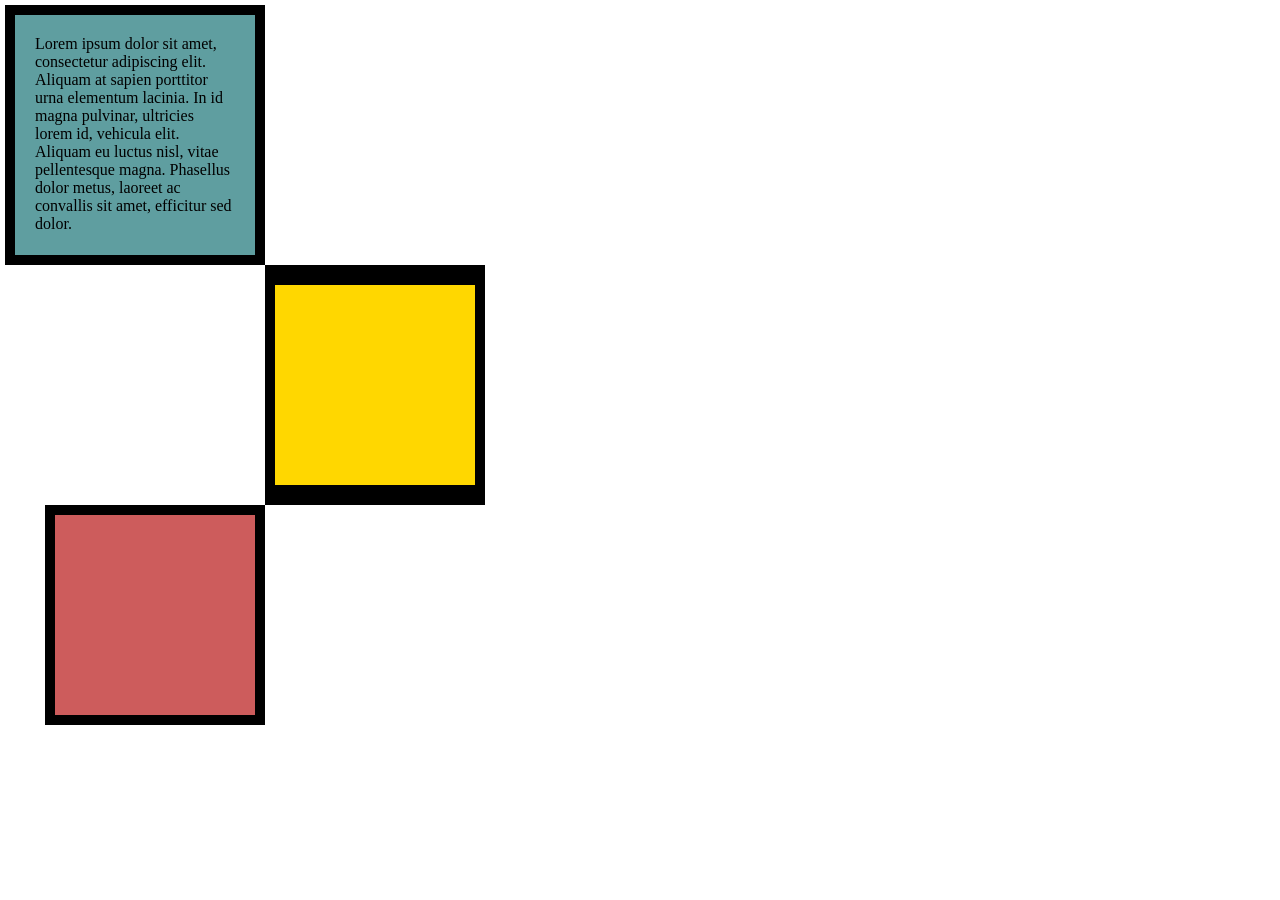
<file: CSS Acitivity II/index.html>
<!DOCTYPE html>
<html lang="en">

<head>
  <meta charset="UTF-8">
  <title>CSS Box Model</title>
  <style>
    body {
  margin: 5px;
}

div {
  width: 200px;
  height: 200px;
}

p {
  margin: 0;
}

.box1 {
  background-color: cadetblue;
  padding: 20px;
  border: 10px solid black;
}

.box2 {
  background-color: gold;
  border-style: solid;
  border-color: black;
  border-width: 20px 10px;   
  margin-left: 260px;
}

.box3 {
  background-color: indianred;
  border: 10px solid black;
  margin-left: 40px;
}

</style>
</head>

<body>


<div class="box1">
  <p>Lorem ipsum dolor sit amet, consectetur adipiscing elit. Aliquam at sapien porttitor urna elementum lacinia. In
     id magna pulvinar, ultricies lorem id, vehicula elit. Aliquam eu luctus nisl, vitae pellentesque magna. Phasellus
     dolor metus, laoreet ac convallis sit amet, efficitur sed dolor.</p>
</div>
<div class="box2"></div>
<div class="box3"></div>  <!-- TODOs:

</body>

</html>
</file>
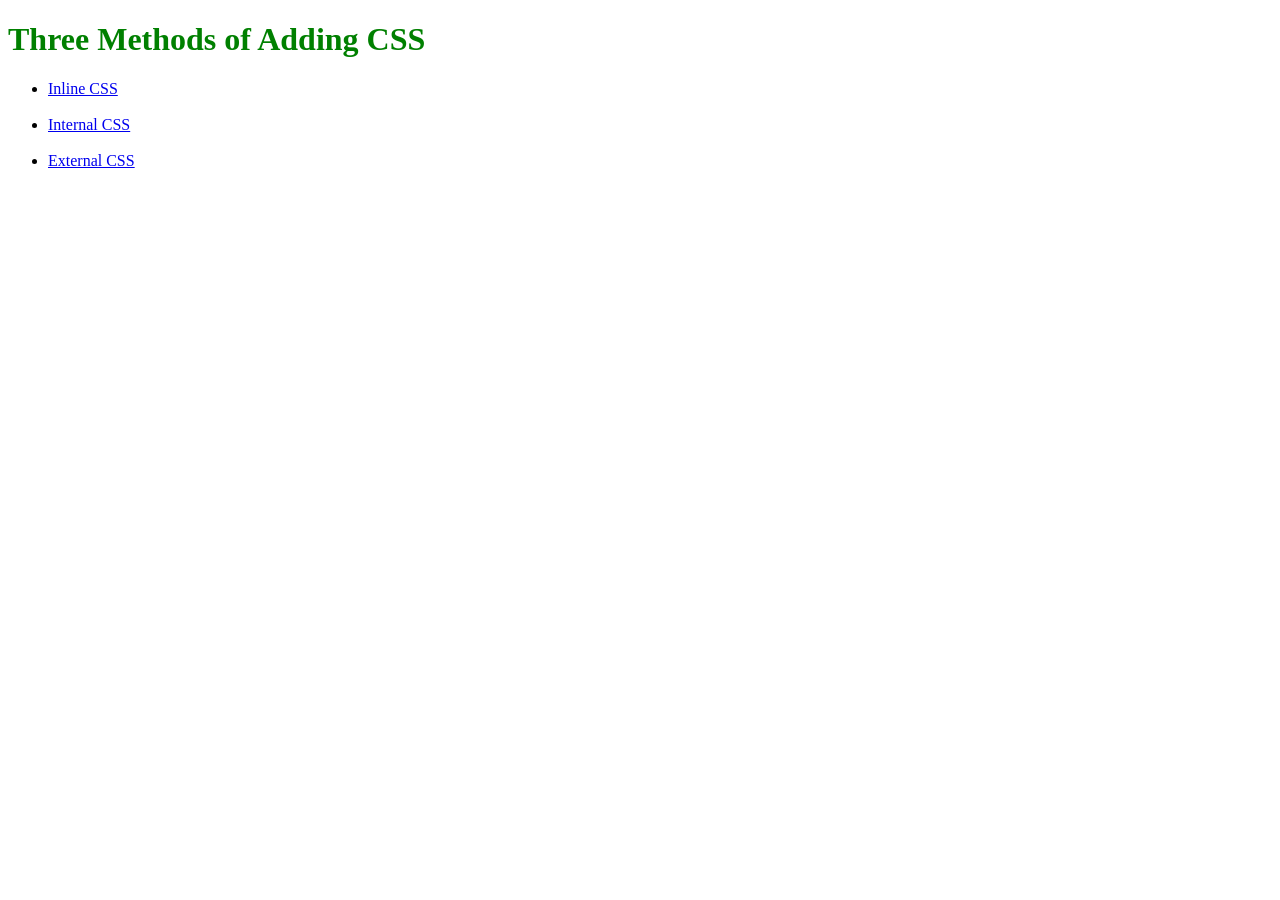
<file: css-activity1/index.html>
<!DOCTYPE html>
<html lang="en">

<head>
  <meta charset="UTF-8">
  <title>Adding CSS</title>
  <link rel="stylesheet" href="style.css">
</head>

<body>
  <h1 class ="heading">Three Methods of Adding CSS</h1>
  <!-- Create 3 Links to The 3 Webpages: inline, internal and external -->
   <ul>
    <li><a href="inline.html">Inline CSS</a></li><br>
    <li><a href="internal>html">Internal CSS</a></li><br>
    <li><a href="external.html">External CSS</a></li>
   </ul>
</body>

</html>
</file>
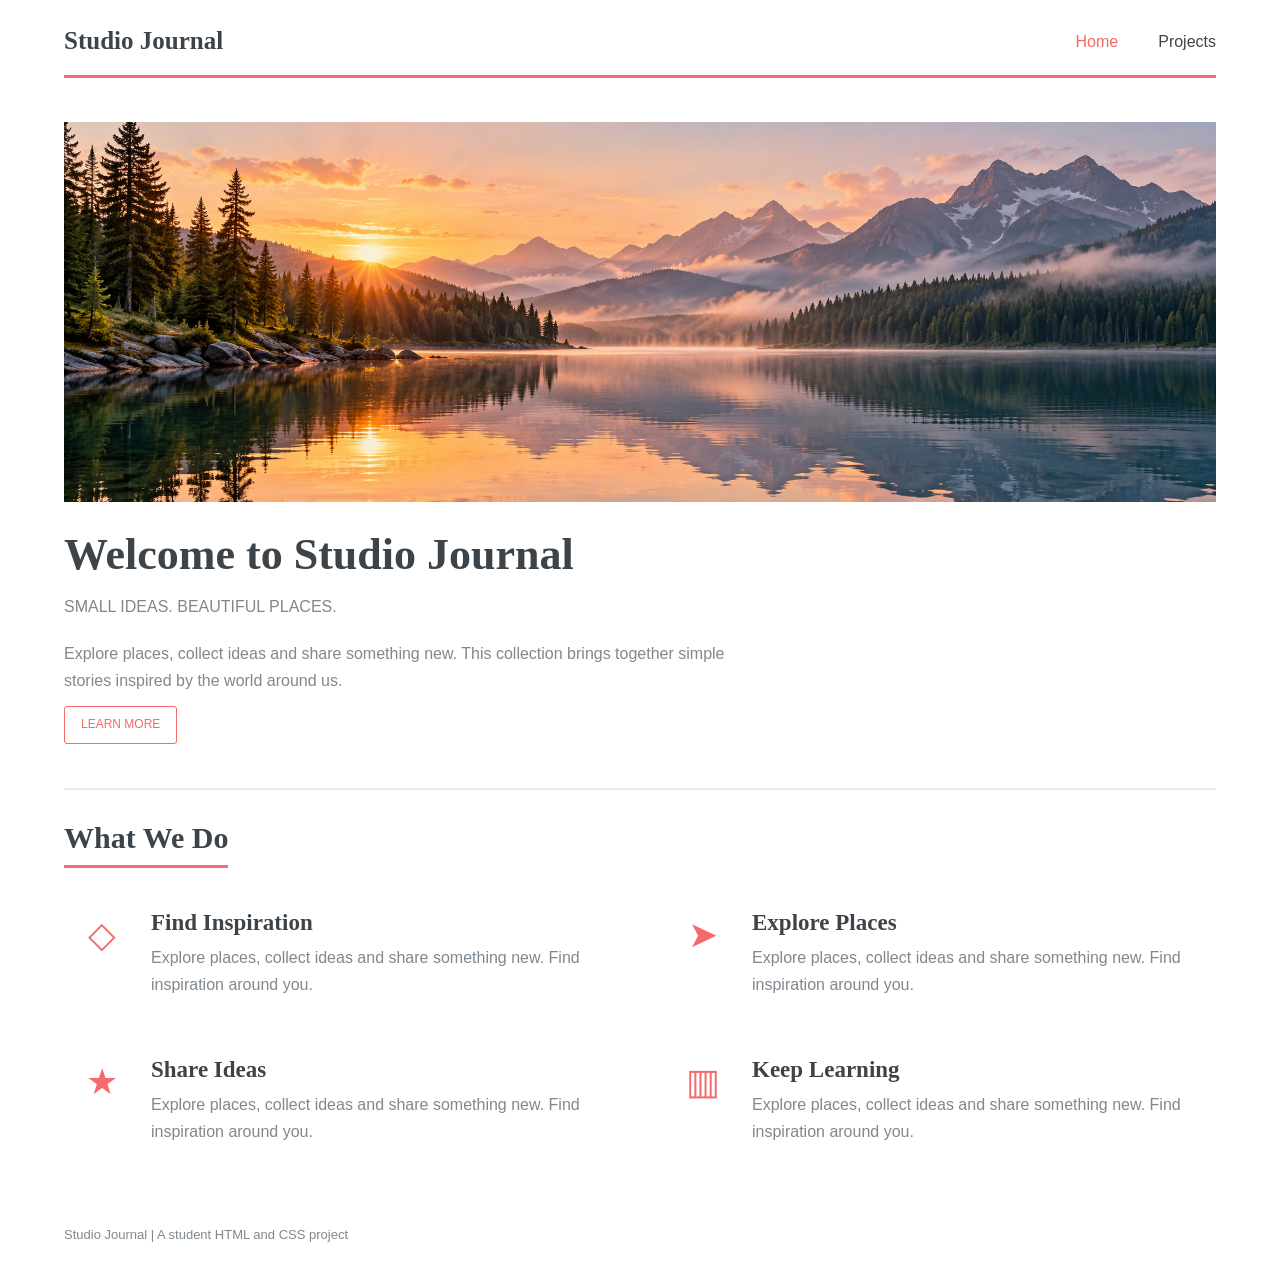
<file: Lab Practical 2/index.html>
<!DOCTYPE html>
<html lang="en">
<head>
    <meta charset="UTF-8">
    <meta name="viewport" content="width=device-width, initial-scale=1.0">
    <title>Studio Journal | Home</title>
    <link rel="stylesheet" href="styles.css">
</head>
<body>
    <header>
        <a class="logo" href="index.html"><strong>Studio Journal</strong></a>
        <nav>
            <a href="index.html" class="active" aria-current="page">Home</a>
            <a href="projects.html">Projects</a>
        </nav>
    </header>

    <main>
        <section class="intro">
            <img class="banner" src="images/pic10.png" alt="Mountain lake at sunrise">
            <h1>Welcome to Studio Journal</h1>
            <p class="subtitle">Small ideas. Beautiful places.</p>
            <p>Explore places, collect ideas and share something new. This collection brings together simple stories inspired by the world around us.</p>
            <a class="button" href="#features">Learn More</a>
        </section>

        <section id="features">
            <h2>What We Do</h2>
            <div class="features">
                <article class="feature">
                    <span class="icon" aria-hidden="true">◇</span>
                    <div>
                        <h3>Find Inspiration</h3>
                        <p>Explore places, collect ideas and share something new. Find inspiration around you.</p>
                    </div>
                </article>
                <article class="feature">
                    <span class="icon" aria-hidden="true">➤</span>
                    <div>
                        <h3>Explore Places</h3>
                        <p>Explore places, collect ideas and share something new. Find inspiration around you.</p>
                    </div>
                </article>
                <article class="feature">
                    <span class="icon" aria-hidden="true">★</span>
                    <div>
                        <h3>Share Ideas</h3>
                        <p>Explore places, collect ideas and share something new. Find inspiration around you.</p>
                    </div>
                </article>
                <article class="feature">
                    <span class="icon" aria-hidden="true">▥</span>
                    <div>
                        <h3>Keep Learning</h3>
                        <p>Explore places, collect ideas and share something new. Find inspiration around you.</p>
                    </div>
                </article>
            </div>
        </section>
    </main>
    <footer>Studio Journal | A student HTML and CSS project</footer>
</body>
</html>
</file>
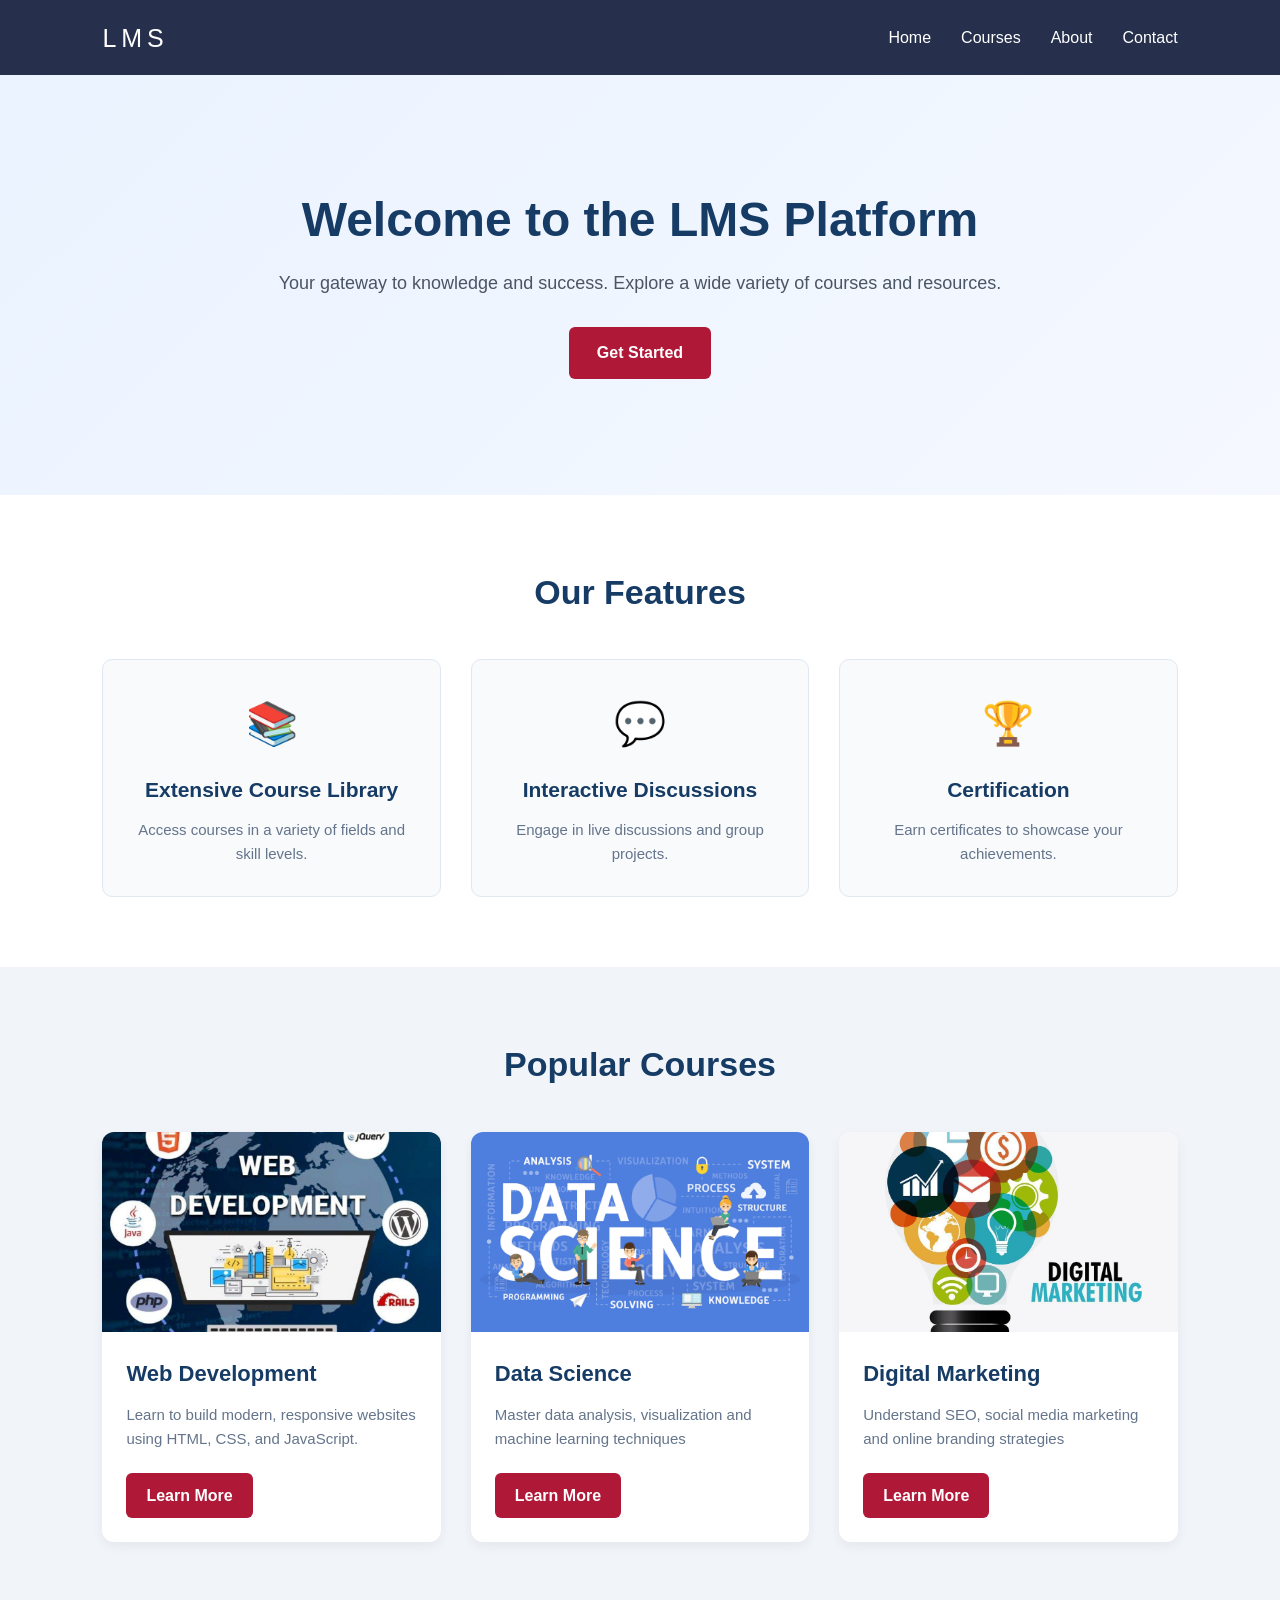
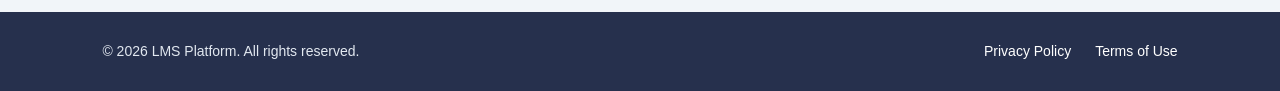
<file: LMS Website Practical/index.html>
<!DOCTYPE html>
<html lang="en">
<head>
    <meta charset="UTF-8">
    <meta name="viewport" content="width=device-width, initial-scale=1.0">
    <title>LMS Platform</title>
    <link rel="stylesheet" href="styles.css">
</head>
<body>

    <header>
        <nav class="navbar">
            <a href="#" class="logo">LMS</a>

            <ul class="nav-links">
                <li><a href="#home">Home</a></li>
                <li><a href="#courses">Courses</a></li>
                <li><a href="#about">About</a></li>
                <li><a href="#contact">Contact</a></li>
            </ul>
        </nav>
    </header>
    
    <section class="hero" id="home">
        <div class="hero-content">
            <h1>Welcome to the LMS Platform</h1>

            <p>
                Your gateway to knowledge and success.
                Explore a wide variety of courses and resources.
            </p>

            <a href="#courses" class="hero-button">Get Started</a>
        </div>
    </section>

    <section class="features" id="about">
        <h2>Our Features</h2>

        <div class="features-container">

            <div class="feature">
                <div class="feature-icon" aria-hidden="true">📚</div>
                <h3>Extensive Course Library</h3>
                <p>
                    Access courses in a variety of fields and skill levels.
                </p>
            </div>

            <div class="feature">
                <div class="feature-icon" aria-hidden="true">💬</div>
                <h3>Interactive Discussions</h3>
                <p>
                    Engage in live discussions and group projects.
                </p>
            </div>

            <div class="feature">
                <div class="feature-icon" aria-hidden="true">🏆</div>
                <h3>Certification</h3>
                <p>
                    Earn certificates to showcase your achievements.
                </p>
            </div>

        </div>
    </section>

    <section class="courses" id="courses">
        <h2>Popular Courses</h2>

        <div class="courses-container">

            <div class="course-card">
                <img
                    src="images/web-development.jpg"
                    alt="Web development course"
                >
                <div class="course-content">
                    <h3>Web Development</h3>
                    <p>
                        Learn to build modern, responsive websites using HTML,
                        CSS, and JavaScript.
                    </p>
                    <a href="#" class="course-button">Learn More</a>
                </div>
            </div>

            <div class="course-card">
                <img
                    src="images/data-science.jpg"
                    alt="Data science course"
                >
                <div class="course-content">
                    <h3>Data Science</h3>
                    <p>
                        Master data analysis, visualization and machine learning techniques
                    </p>
                    <a href="#" class="course-button">Learn More</a>
                </div>
            </div>

            <div class="course-card">
                <img
                    src="images/digital-marketing.jpg"
                    alt="Digital marketing course"
                >
                <div class="course-content">
                    <h3>Digital Marketing</h3>
                    <p>
                        Understand SEO, social media marketing and online branding strategies
                    </p>
                    <a href="#" class="course-button">Learn More</a>
                </div>
            </div>

        </div>
    </section>
    
    <footer class="footer" id="contact">
        <div class="footer-container">

            <p class="copyright">
                &copy; 2026 LMS Platform. All rights reserved.
            </p>

            <div class="footer-links">
                <a href="privacy.html">Privacy Policy</a>
                <a href="terms.html">Terms of Use</a>
            </div>

        </div>
    </footer>
    
<button id="back-to-top" type="button" aria-label="Back to top">
    Back to top <span aria-hidden="true">↑</span>
</button>

<script src="script.js"></script>
</body>
</html>
</file>
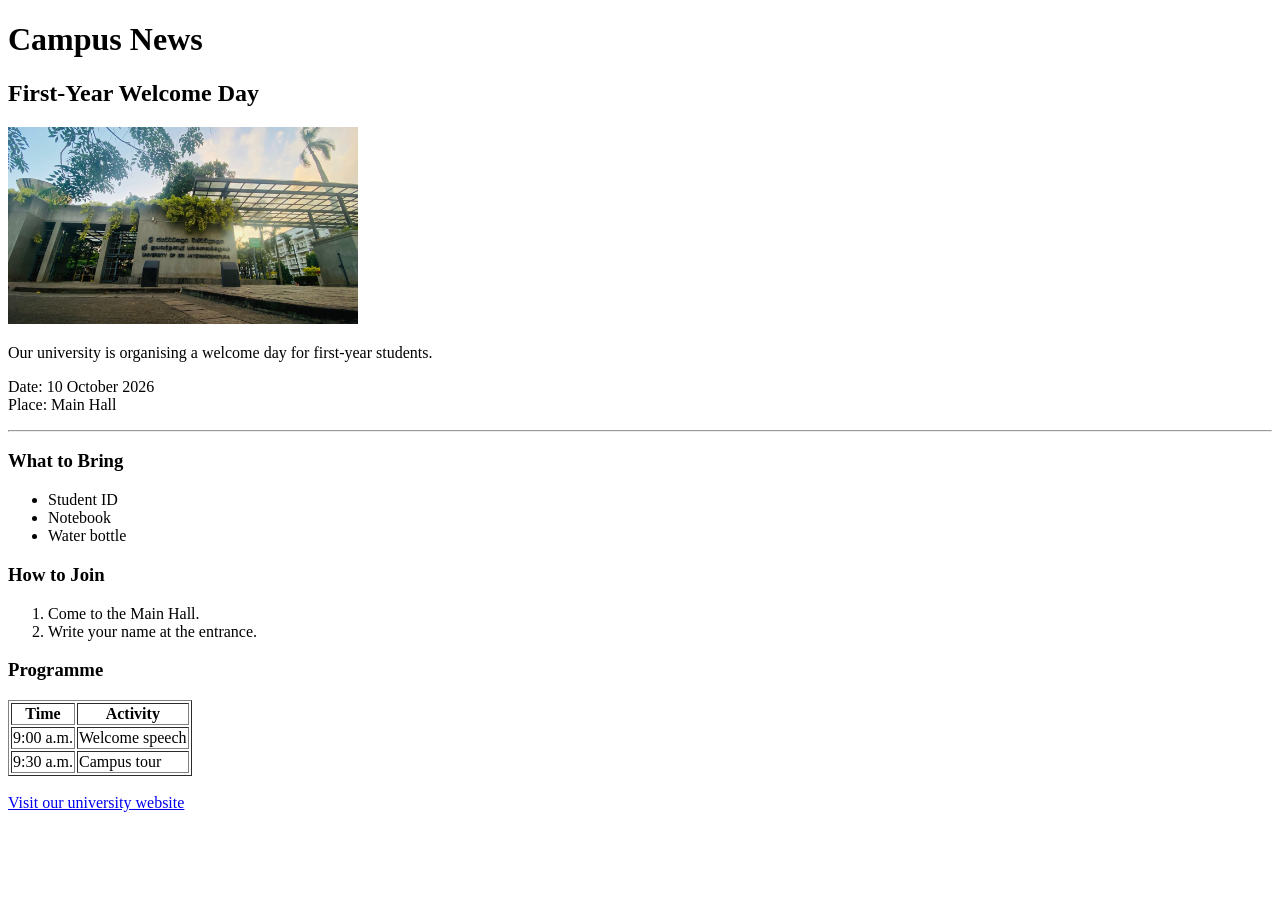
<file: Lab Practical 1/news.html>
<!DOCTYPE html>
<html>
<head>
    <meta charset="UTF-8">
    <title>Campus News</title>
</head>

<body>

    <h1>Campus News</h1>

    <h2>First-Year Welcome Day</h2>

    <img src="university.jpg" alt="University campus" width="350">

    <p>Our university is organising a welcome day for first-year students.</p>

    <p>
        Date: 10 October 2026<br>
        Place: Main Hall
    </p>

    <hr>

    <h3>What to Bring</h3>

    <ul>
        <li>Student ID</li>
        <li>Notebook</li>
        <li>Water bottle</li>
    </ul>

    <h3>How to Join</h3>

    <ol>
        <li>Come to the Main Hall.</li>
        <li>Write your name at the entrance.</li>
    </ol>

    <h3>Programme</h3>

    <table border="1">
        <tr>
            <th>Time</th>
            <th>Activity</th>
        </tr>

        <tr>
            <td>9:00 a.m.</td>
            <td>Welcome speech</td>
        </tr>

        <tr>
            <td>9:30 a.m.</td>
            <td>Campus tour</td>
        </tr>
    </table>

    <br>

    <a href="https://www.sjp.ac.lk/">Visit our university website</a>

</body>
</html>
</file>
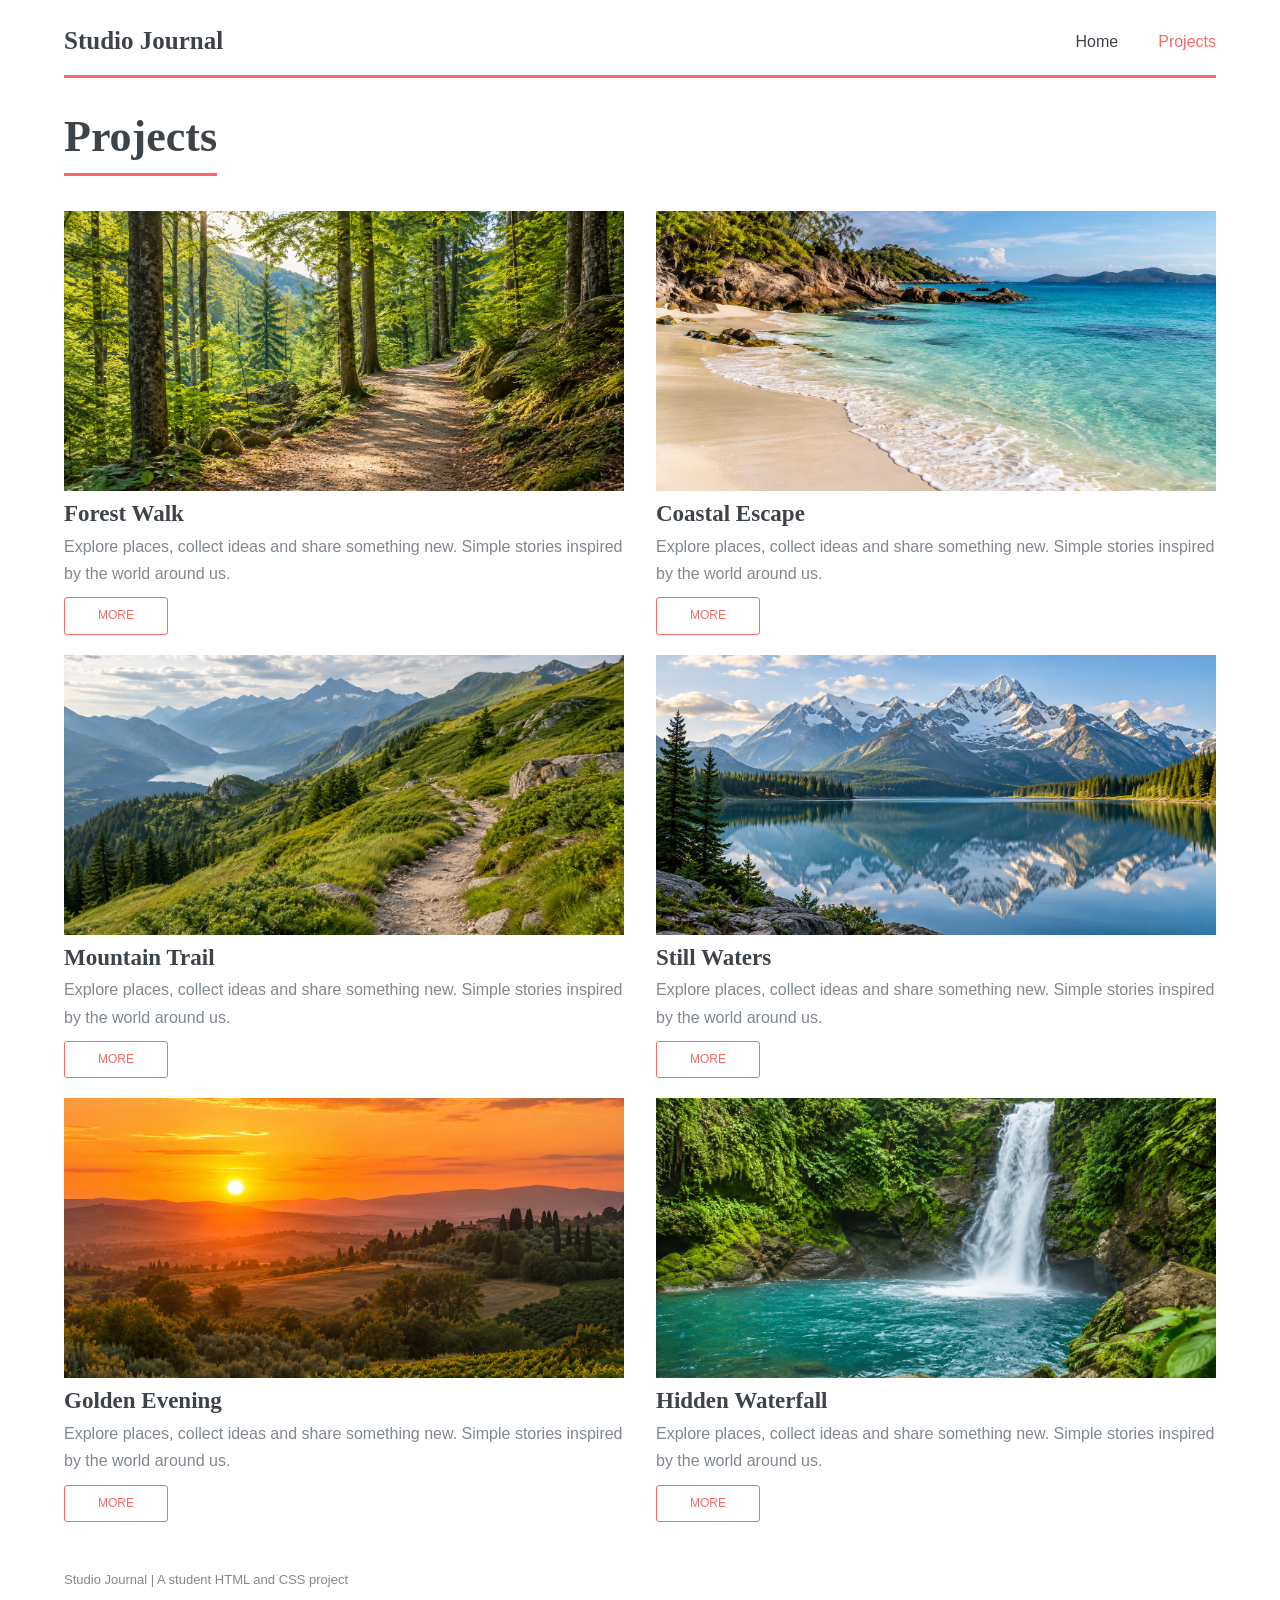
<file: Lab Practical 2/projects.html>
<!DOCTYPE html>
<html lang="en">
<head>
    <meta charset="UTF-8">
    <meta name="viewport" content="width=device-width, initial-scale=1.0">
    <title>Studio Journal | Projects</title>
    <link rel="stylesheet" href="styles.css">
</head>
<body>
    <header>
        <a class="logo" href="index.html"><strong>Studio Journal</strong></a>
        <nav>
            <a href="index.html">Home</a>
            <a href="projects.html" class="active" aria-current="page">Projects</a>
        </nav>
    </header>

    <main>
        <section>
            <h1 class="section-title">Projects</h1>
            <div class="projects">
                <article>
                    <img src="images/pic01.png" alt="Sunlit path through a green forest">
                    <h3>Forest Walk</h3>
                    <p>Explore places, collect ideas and share something new. Simple stories inspired by the world around us.</p>
                    <a class="button" href="images/pic01.png">More</a>
                </article>
                <article>
                    <img src="images/pic02.png" alt="Sandy coastline beside turquoise water">
                    <h3>Coastal Escape</h3>
                    <p>Explore places, collect ideas and share something new. Simple stories inspired by the world around us.</p>
                    <a class="button" href="images/pic02.png">More</a>
                </article>
                <article>
                    <img src="images/pic03.png" alt="Trail through green mountain hills">
                    <h3>Mountain Trail</h3>
                    <p>Explore places, collect ideas and share something new. Simple stories inspired by the world around us.</p>
                    <a class="button" href="images/pic03.png">More</a>
                </article>
                <article>
                    <img src="images/pic04.png" alt="Lake reflecting distant mountains">
                    <h3>Still Waters</h3>
                    <p>Explore places, collect ideas and share something new. Simple stories inspired by the world around us.</p>
                    <a class="button" href="images/pic04.png">More</a>
                </article>
                <article>
                    <img src="images/pic05.png" alt="Sunset over rolling countryside">
                    <h3>Golden Evening</h3>
                    <p>Explore places, collect ideas and share something new. Simple stories inspired by the world around us.</p>
                    <a class="button" href="images/pic05.png">More</a>
                </article>
                <article>
                    <img src="images/pic06.png" alt="Waterfall surrounded by green plants">
                    <h3>Hidden Waterfall</h3>
                    <p>Explore places, collect ideas and share something new. Simple stories inspired by the world around us.</p>
                    <a class="button" href="images/pic06.png">More</a>
                </article>
            </div>
        </section>
    </main>
    <footer>Studio Journal | A student HTML and CSS project</footer>
</body>
</html>
</file>
<file: css-activity1/style.css>
h1{
    color:green;
}
</file>
<file: Lab Practical 2/styles.css>
/* 1. GENERAL PAGE STYLES*/

* {
    box-sizing: border-box;
}

body {
    margin: 0 auto;
    padding: 0 5%;
    max-width: 1500px;
    background-color: #ffffff;
    font-family: Arial, sans-serif;
    color: #7f888f;
    font-size: 16px;
    line-height: 1.7;
}

/* Headings */

h1,
h2,
h3 {
    color: #3d4449;
    font-family: Georgia, "Times New Roman", serif;
    line-height: 1.3;
}

h1 {
    font-size: 44px;
    margin: 20px 0 10px;
}

h2 {
    font-size: 30px;
    margin: 0 0 25px;
}

h3 {
    font-size: 23px;
    margin: 8px 0 4px;
}

p {
    margin: 8px 0 12px;
}

/* 2. HEADER AND NAVIGATION */

header {
    display: flex;
    justify-content: space-between;
    align-items: center;
    flex-wrap: wrap;
    gap: 15px;
    padding: 20px 0 12px;
    border-bottom: 3px solid #f56a6a;
}

.logo {
    color: #3d4449;
    font-family: Georgia, "Times New Roman", serif;
    font-size: 25px;
    font-weight: bold;
    text-decoration: none;
}

nav {
    display: flex;
    align-items: center;
    gap: 40px;
}

nav a {
    color: #3d4449;
    font-size: 16px;
    text-decoration: none;
}

nav a:hover,
nav a.active {
    color: #f56a6a;
}

/* 3. HOME PAGE INTRODUCTION */

.intro {
    margin-top: 44px;
    margin-bottom: 44px;
}

.banner {
    display: block;
    width: 100%;
    height: auto;
    max-height: 380px;
    object-fit: cover;
}

.intro h1 {
    margin-top: 24px;
}

.subtitle {
    text-transform: uppercase;
    margin: 0 0 20px;
}

.intro p {
    max-width: 700px;
}

/* 4. BUTTONS AND OUTLINED LINKS */

.button {
    display: inline-block;
    min-width: 104px;
    padding: 7px 16px;
    border: 1px solid #f56a6a;
    border-radius: 3px;
    color: #f56a6a;
    background-color: #ffffff;
    font-size: 12px;
    line-height: 1.8;
    text-align: center;
    text-decoration: none;
    text-transform: uppercase;
    transition: background-color 0.2s, color 0.2s;
}

.button:hover {
    background-color: #f56a6a;
    color: #ffffff;
}

/* 5. WHAT WE DO / FEATURES */

#features {
    border-top: 2px solid #e9edef;
    padding-top: 28px;
    margin-bottom: 50px;
}

#features h2 {
    display: table;
    padding-bottom: 8px;
    border-bottom: 3px solid #f56a6a;
    margin-bottom: 35px;
}

.features {
    display: grid;
    grid-template-columns: 1fr 1fr;
    column-gap: 50px;
    row-gap: 35px;
}

.feature {
    display: flex;
    align-items: flex-start;
    gap: 22px;
    padding: 5px 10px;
}

.icon {
    flex: 0 0 55px;
    color: #f56a6a;
    font-size: 36px;
    line-height: 1.5;
    text-align: center;
}

.feature h3 {
    margin-top: 0;
}

.feature p {
    margin-top: 6px;
}

/* 6. PROJECTS PAGE */

.section-title {
    display: table;
    padding-bottom: 8px;
    border-bottom: 3px solid #f56a6a;
    margin: 30px 0 35px;
}

.projects {
    display: grid;
    grid-template-columns: 1fr 1fr;
    gap: 20px 32px;
}

.projects article {
    min-width: 0;
}

.projects img {
    display: block;
    width: 100%;
    aspect-ratio: 2 / 1;
    object-fit: cover;
}

.projects h3 {
    margin-top: 8px;
}

.projects p {
    margin: 4px 0 10px;
}

/* 7. FOOTER */

footer {
    margin-top: 35px;
    padding: 12px 0 25px;
    color: #7f888f;
    font-size: 13px;
}

/* 8. SMALL-SCREEN RESPONSIVENESS */

@media (max-width: 650px) {
    body {
        padding: 0 5%;
    }

    header {
        align-items: flex-start;
    }

    nav {
        gap: 22px;
    }

    h1 {
        font-size: 32px;
    }

    h2 {
        font-size: 26px;
    }

    .features,
    .projects {
        grid-template-columns: 1fr;
    }

    .features {
        row-gap: 20px;
    }

    .intro {
        margin-top: 25px;
    }

    .banner {
        max-height: 250px;
    }
}
</file>
<file: LMS Website Practical/styles.css>
* {
    margin: 0;
    padding: 0;
    box-sizing: border-box;
}

html {
    scroll-behavior: smooth;
}

body {
    font-family: Arial, sans-serif;
    line-height: 1.6;
    color: #333333;
    background-color: #ffffff;
}

a {
    text-decoration: none;
    color: inherit;
}

img {
    max-width: 100%;
    display: block;
}

header {
    background-color: #26304D;
    color: #ffffff;
    padding: 0 8%;
}

.navbar {
    display: flex;
    justify-content: space-between;
    align-items: center;
    min-height: 75px;
}

.logo {
    font-family: Arial, Helvetica, sans-serif;
    font-size: 25px;
    font-weight: 400;
    letter-spacing: 5px;
    text-transform: uppercase;
    color: #ffffff;
}

.nav-links {
    display: flex;
    align-items: center;
    gap: 30px;
    list-style: none;
}

.nav-links a {
    font-size: 16px;
    font-weight: 500;
    transition: color 0.3s ease;
}

.nav-links a:hover {
    color: #93c5fd;
}

.hero {
    background: linear-gradient(135deg, #eaf3ff, #f5f8ff);
    min-height: 420px;
    padding: 90px 8%;
    display: flex;
    align-items: center;
    justify-content: center;
    text-align: center;
}

.hero-content {
    max-width: 800px;
}

.hero h1 {
    font-size: 48px;
    line-height: 1.2;
    color: #163b65;
    margin-bottom: 20px;
}

.hero p {
    font-size: 18px;
    color: #4b5563;
    margin-bottom: 30px;
}

.hero-button {
    display: inline-block;
    background-color: #B01838;
    color: #ffffff;
    padding: 13px 28px;
    border-radius: 6px;
    font-weight: bold;
    transition: background-color 0.3s ease;
}

.hero-button:hover {
    background-color: #8F122D;
}

.features {
    padding: 70px 8%;
    background-color: #ffffff;
    text-align: center;
}

.features h2 {
    font-size: 34px;
    color: #163b65;
    margin-bottom: 40px;
}

.features-container {
    display: grid;
    grid-template-columns: repeat(3, 1fr);
    gap: 30px;
    max-width: 1200px;
    margin: 0 auto;
}

.feature {
    background-color: #f8fafc;
    padding: 30px 24px;
    border-radius: 10px;
    border: 1px solid #e2e8f0;
    transition: transform 0.3s ease, box-shadow 0.3s ease;
}

.feature:hover {
    transform: translateY(-5px);
    box-shadow: 0 8px 20px rgba(0, 0, 0, 0.08);
}

.feature-icon {
    font-size: 42px;
    margin-bottom: 15px;
}

.feature h3 {
    font-size: 21px;
    color: #163b65;
    margin-bottom: 12px;
}

.feature p {
    font-size: 15px;
    color: #64748b;
}

.courses {
    padding: 70px 8%;
    background-color: #f1f5f9;
    text-align: center;
}

.courses h2 {
    font-size: 34px;
    color: #163b65;
    margin-bottom: 40px;
}

.courses-container {
    display: grid;
    grid-template-columns: repeat(3, minmax(0, 1fr));
    gap: 30px;
    max-width: 1200px;
    margin: 0 auto;
}

.course-card {
    background-color: #ffffff;
    border-radius: 12px;
    overflow: hidden;
    text-align: left;
    box-shadow: 0 4px 12px rgba(0, 0, 0, 0.06);
    transition: transform 0.3s ease, box-shadow 0.3s ease;
}

.course-card:hover {
    transform: translateY(-5px);
    box-shadow: 0 10px 24px rgba(0, 0, 0, 0.12);
}

.course-card img {
    width: 100%;
    height: 200px;
    object-fit: cover;
}

.course-content {
    padding: 24px;
}

.course-content h3 {
    font-size: 22px;
    color: #163b65;
    margin-bottom: 12px;
}

.course-content p {
    font-size: 15px;
    color: #64748b;
    margin-bottom: 22px;
}

.course-button {
    display: inline-block;
    background-color: #B01838;
    color: #ffffff;
    padding: 10px 20px;
    border-radius: 6px;
    font-weight: bold;
    transition: background-color 0.3s ease;
}

.course-button:hover {
    background-color: #8F122D;
}

.footer {
    background-color: #26304D;
    color: #ffffff;
    padding: 28px 8%;
}

.footer-container {
    display: flex;
    justify-content: space-between;
    align-items: center;
    gap: 20px;
    max-width: 1200px;
    margin: 0 auto;
}

.copyright {
    font-size: 14px;
    color: #e2e8f0;
}

.footer-links {
    display: flex;
    align-items: center;
    gap: 24px;
}

.footer-links a {
    font-size: 14px;
    color: #ffffff;
    transition: color 0.3s ease;
}

.footer-links a:hover {
    color: #93c5fd;
}

@media (max-width: 900px) {
    header {
        padding: 0 5%;
    }

    .hero {
        padding: 70px 5%;
    }

    .hero h1 {
        font-size: 40px;
    }

    .features,
    .courses {
        padding: 55px 5%;
    }

    .features-container,
    .courses-container {
        grid-template-columns: repeat(2, minmax(0, 1fr));
        gap: 20px;
    }

    .footer {
        padding: 25px 5%;
    }
}

@media (max-width: 600px) {
    .navbar {
        flex-direction: column;
        justify-content: center;
        gap: 12px;
        padding: 18px 0;
    }

    .logo {
        font-size: 25px;
    }

    .nav-links {
        justify-content: center;
        flex-wrap: wrap;
        gap: 10px 18px;
    }

    .nav-links a {
        font-size: 14px;
    }

    .hero {
        min-height: auto;
        padding: 65px 6%;
    }

    .hero h1 {
        font-size: 32px;
    }

    .hero p {
        font-size: 16px;
    }

    .features,
    .courses {
        padding: 45px 6%;
    }

    .features h2,
    .courses h2 {
        font-size: 28px;
        margin-bottom: 28px;
    }

    .features-container,
    .courses-container {
        grid-template-columns: 1fr;
        gap: 20px;
    }

    .feature {
        padding: 25px 20px;
    }

    .course-card img {
        height: 190px;
    }

    .course-content {
        padding: 20px;
    }

    .footer-container {
        flex-direction: column;
        text-align: center;
        gap: 12px;
    }

    .footer-links {
        justify-content: center;
        flex-wrap: wrap;
        gap: 12px 20px;
    }
}

#back-to-top {
    position: fixed;
    right: 4%;
    bottom: 30px;
    z-index: 1000;

    display: none;
    align-items: center;
    gap: 8px;

    background-color: #B01838;
    color: #ffffff;
    border: none;
    border-radius: 30px;
    padding: 12px 18px;

    font-family: Arial, Helvetica, sans-serif;
    font-size: 14px;
    line-height: 1.4;
    cursor: pointer;

    box-shadow: 0 4px 12px rgba(0, 0, 0, 0.15);
    transition: background-color 0.3s ease,
                transform 0.3s ease;
}

#back-to-top span {
    display: inline-block;
    font-size: 20px;
    line-height: 1;
}

#back-to-top:hover {
    background-color: #8F122D;
    transform: translateY(-2px);
}

#back-to-top:focus-visible {
    outline: 3px solid #93C5FD;
    outline-offset: 3px;
}
</file>
